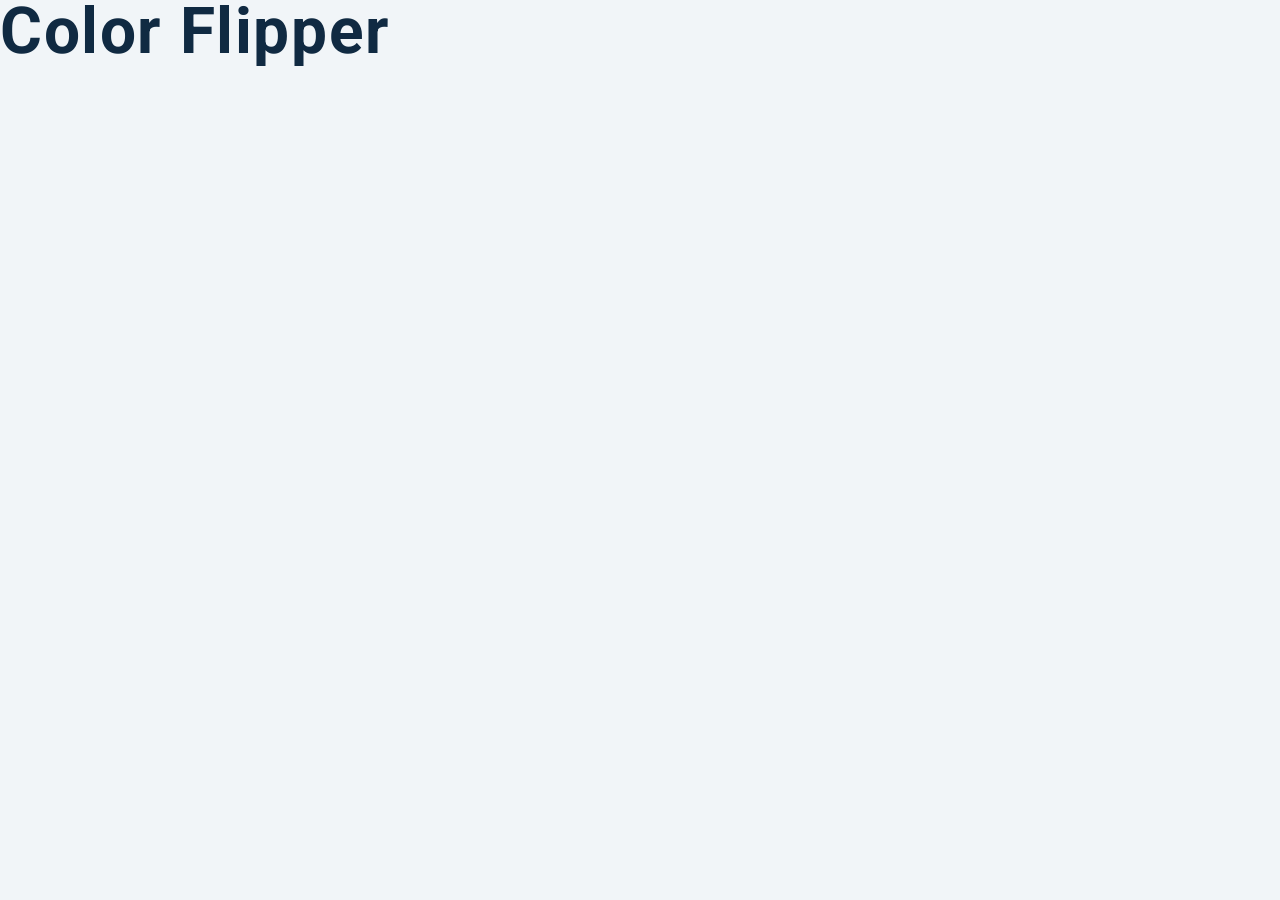
<file: objetoOrientado/class/Aluno/colorFliper/index.html>
<!DOCTYPE html>
<html lang="en">
  <head>
    <meta charset="UTF-8" />
    <meta name="viewport" content="width=device-width, initial-scale=1.0" />
    <title>Color Flipper || Simples</title>

    <!-- styles -->
    <link rel="stylesheet" href="styles.css" />
  </head>
  <body>
    <h1>color flipper</h1>
    <!-- javascript -->
    <script src="app.js"></script>
  </body>
</html>
</file>
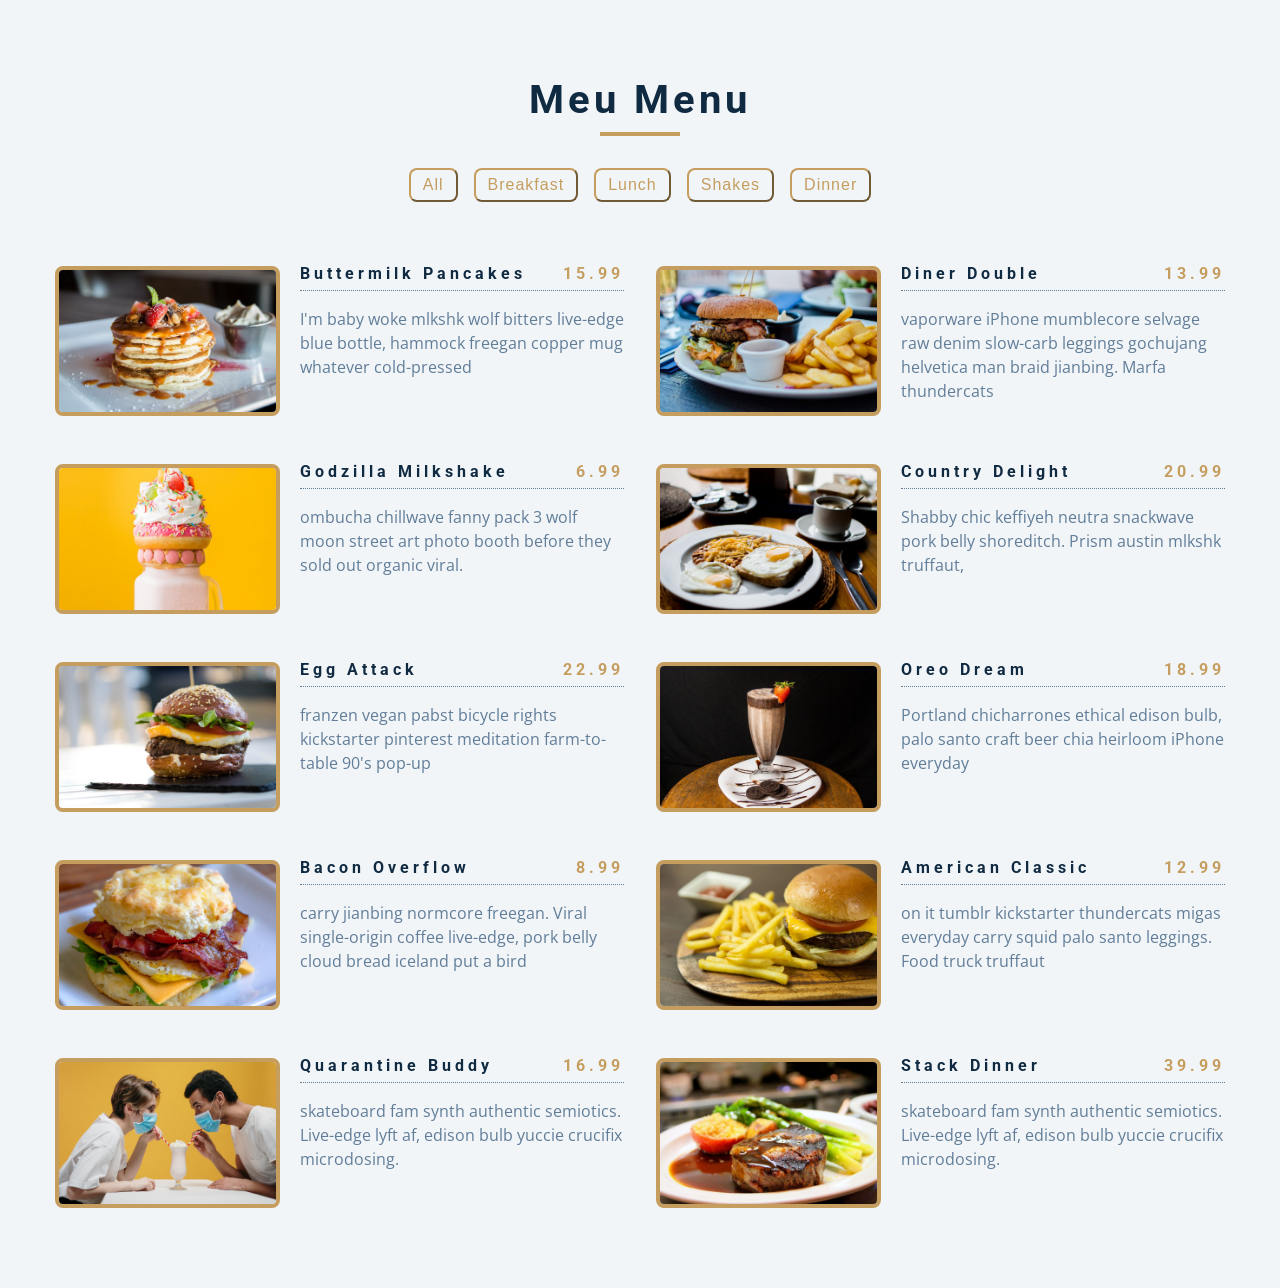
<file: objetoOrientado/class/Aluno/menu/index.html>
<!DOCTYPE html>
<html lang="en">
  <head>
    <meta charset="UTF-8" />
    <meta name="viewport" content="width=device-width, initial-scale=1.0" />
    <title>Starter</title>
    <!-- font-awesome -->
    <link
      rel="stylesheet"
      href="https://cdnjs.cloudflare.com/ajax/libs/font-awesome/5.14.0/css/all.min.css"
    />
    <!-- styles -->
    <link rel="stylesheet" href="styles.css" />
  </head>
  <body>
 <section class="menu">
  <div class="title">
    <h2>Meu menu</h2>
    <div class="underline"></div>
  </div>
  <!-- filtro dos botões  -->
<div class="btn-container">
  <!-- vai ser feito pelo js -->
  <!-- <button class="filter-btn" type="button" data-id="all">All</button>
  <button class="filter-btn" type="button" data-id="breakfast">Breakfast</button>
  <button class="filter-btn" type="button" data-id="lunch">Lunch</button>
  <button class="filter-btn" type="button" data-id="shakes">Shakes</button>
  <button class="filter-btn" type="button" data-id="dinner">dinner</button> -->
  <!-- foi adicionado o dinner opara o jantar com carne -->

</div>

  <!-- seção center -->
  
  <div class="section-center">
    <!-- unico item do menu -->
    <article class="menu-item">
      <img src="./menu-item.jpeg" class="photo" alt="menu item">


    <div class="item-info">
      <header>
        <h4>Buttermilk pancakes</h4>
        <h4 class="price">R$15</h4>
      </header>

      <p class="item-text">
        Lorem ipsum fez a melhor panqueca com açúcar da sua vida :)
      </p>
    </div>
  </article>
  <!-- fim do item menu -->
  </div>
 </section>
    <!-- javascript -->
    <script src="app.js"></script>
  </body>
</html>
</file>
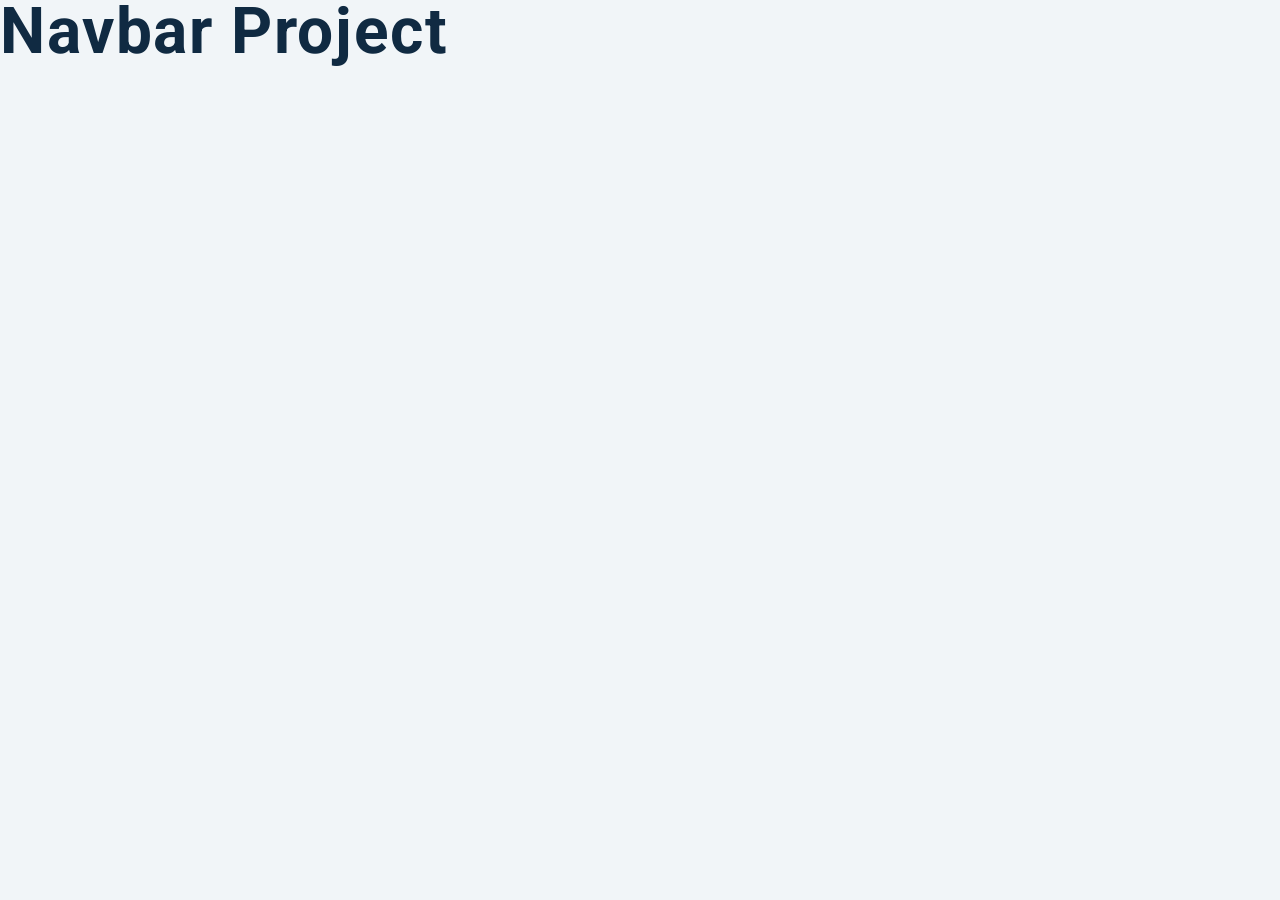
<file: objetoOrientado/class/Aluno/navbar/index.html>
<!DOCTYPE html>
<html lang="en">
  <head>
    <meta charset="UTF-8" />
    <meta name="viewport" content="width=device-width, initial-scale=1.0" />
    <title>Navbar</title>
    <!-- font-awesome -->
    <link
      rel="stylesheet"
      href="https://cdnjs.cloudflare.com/ajax/libs/font-awesome/5.14.0/css/all.min.css"
    />

    <!-- styles -->
    <link rel="stylesheet" href="styles.css" />
  </head>
  <body>
    <h1>navbar project</h1>
    <!-- javascript -->
    <script src="app.js"></script>
  </body>
</html>
</file>
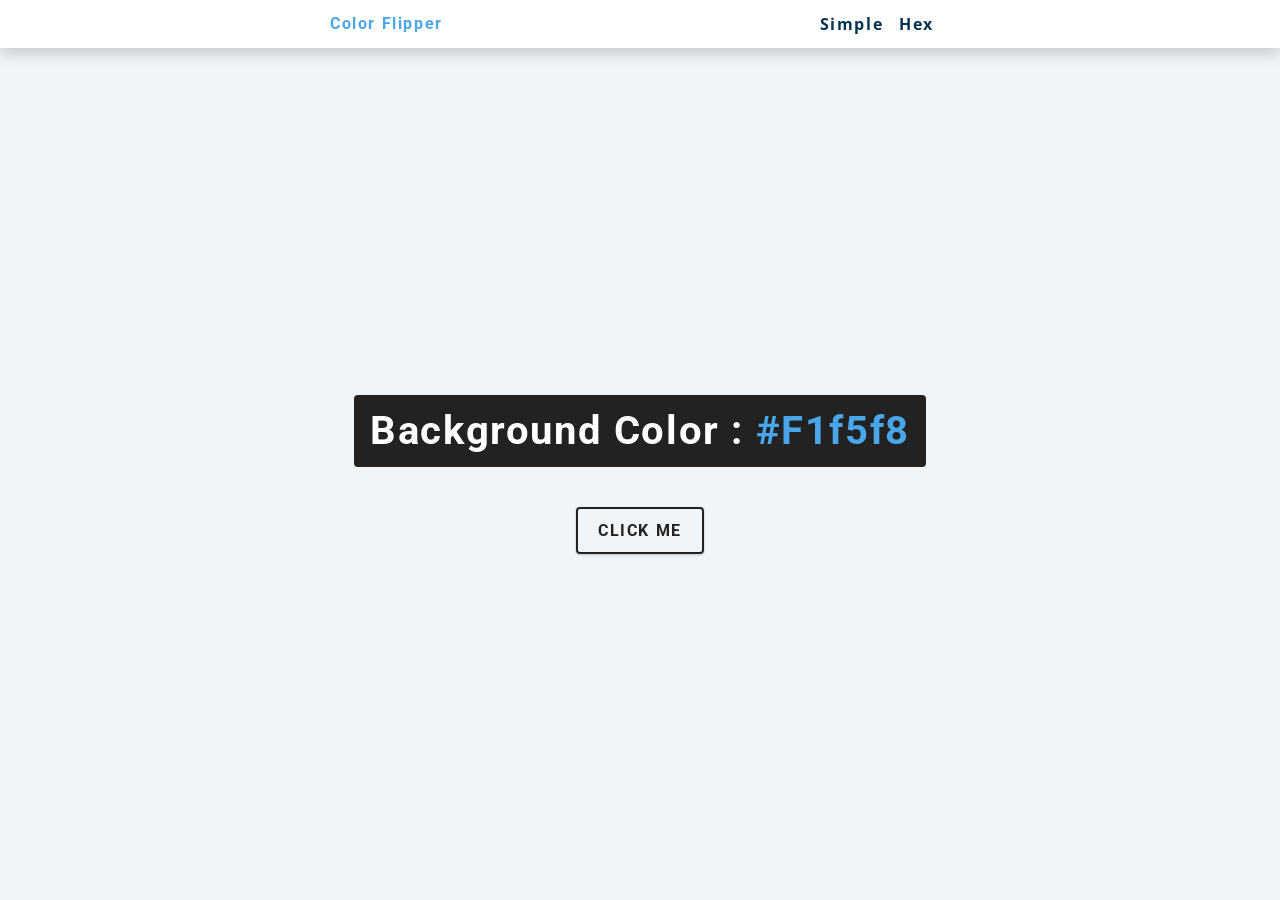
<file: objetoOrientado/class/Aluno/colorFliper/hex.html>
<!DOCTYPE html>
<html lang="en">
  <head>
    <meta charset="UTF-8" />
    <meta name="viewport" content="width=device-width, initial-scale=1.0" />
    <title>
      Color Flipper || Simple
    </title>

    <!-- styles -->
    <link rel="stylesheet" href="styles.css" />
  </head>

  <body>
    <nav>
      <div class="nav-center">
        <h4>color flipper</h4>
        <ul class="nav-links">
          <li><a href="index.html">simple</a></li>
          <li><a href="hex.html">hex</a></li>
        </ul>
      </div>
    </nav>
    <main>
      <div class="container">
        <h2>background color : <span class="color">#f1f5f8</span></h2>
        <button class="btn btn-hero" id="btn">click me</button>
      </div>
    </main>
    <!-- javascript -->
    <script src="hex.js"></script>
  </body>
</html>
</file>
<file: objetoOrientado/class/Aluno/colorFliper/styles.css>
/*
=============== 
Fonts
===============
*/
@import url("https://fonts.googleapis.com/css?family=Open+Sans|Roboto:400,700&display=swap");

/*
=============== 
Variables
===============
*/

:root {
  /* dark shades of primary color*/
  --clr-primary-1: hsl(205, 86%, 17%);
  --clr-primary-2: hsl(205, 77%, 27%);
  --clr-primary-3: hsl(205, 72%, 37%);
  --clr-primary-4: hsl(205, 63%, 48%);
  /* primary/main color */
  --clr-primary-5: hsl(205, 78%, 60%);
  /* lighter shades of primary color */
  --clr-primary-6: hsl(205, 89%, 70%);
  --clr-primary-7: hsl(205, 90%, 76%);
  --clr-primary-8: hsl(205, 86%, 81%);
  --clr-primary-9: hsl(205, 90%, 88%);
  --clr-primary-10: hsl(205, 100%, 96%);
  /* darkest grey - used for headings */
  --clr-grey-1: hsl(209, 61%, 16%);
  --clr-grey-2: hsl(211, 39%, 23%);
  --clr-grey-3: hsl(209, 34%, 30%);
  --clr-grey-4: hsl(209, 28%, 39%);
  /* grey used for paragraphs */
  --clr-grey-5: hsl(210, 22%, 49%);
  --clr-grey-6: hsl(209, 23%, 60%);
  --clr-grey-7: hsl(211, 27%, 70%);
  --clr-grey-8: hsl(210, 31%, 80%);
  --clr-grey-9: hsl(212, 33%, 89%);
  --clr-grey-10: hsl(210, 36%, 96%);
  --clr-white: #fff;
  --clr-red-dark: hsl(360, 67%, 44%);
  --clr-red-light: hsl(360, 71%, 66%);
  --clr-green-dark: hsl(125, 67%, 44%);
  --clr-green-light: hsl(125, 71%, 66%);
  --clr-black: #222;
  --ff-primary: "Roboto", sans-serif;
  --ff-secondary: "Open Sans", sans-serif;
  --transition: all 0.3s linear;
  --spacing: 0.1rem;
  --radius: 0.25rem;
  --light-shadow: 0 5px 15px rgba(0, 0, 0, 0.1);
  --dark-shadow: 0 5px 15px rgba(0, 0, 0, 0.2);
  --max-width: 1170px;
  --fixed-width: 620px;
}
/*
=============== 
Global Styles
===============
*/

*,
::after,
::before {
  margin: 0;
  padding: 0;
  box-sizing: border-box;
}
body {
  font-family: var(--ff-secondary);
  background: var(--clr-grey-10);
  color: var(--clr-grey-1);
  line-height: 1.5;
  font-size: 0.875rem;
}
ul {
  list-style-type: none;
}
a {
  text-decoration: none;
}
h1,
h2,
h3,
h4 {
  letter-spacing: var(--spacing);
  text-transform: capitalize;
  line-height: 1.25;
  margin-bottom: 0.75rem;
  font-family: var(--ff-primary);
}
h1 {
  font-size: 3rem;
}
h2 {
  font-size: 2rem;
}
h3 {
  font-size: 1.25rem;
}
h4 {
  font-size: 0.875rem;
}
p {
  margin-bottom: 1.25rem;
  color: var(--clr-grey-5);
}
@media screen and (min-width: 800px) {
  h1 {
    font-size: 4rem;
  }
  h2 {
    font-size: 2.5rem;
  }
  h3 {
    font-size: 1.75rem;
  }
  h4 {
    font-size: 1rem;
  }
  body {
    font-size: 1rem;
  }
  h1,
  h2,
  h3,
  h4 {
    line-height: 1;
  }
}
/*  global classes */

/* section */
.section {
  padding: 5rem 0;
}

.section-center {
  width: 90vw;
  margin: 0 auto;
  max-width: 1170px;
}
@media screen and (min-width: 992px) {
  .section-center {
    width: 95vw;
  }
}
main {
  min-height: 100vh;
  display: grid;
  place-items: center;
}

/*
=============== 
Nav
===============
*/
nav {
  background: var(--clr-white);
  height: 3rem;
  display: grid;
  align-items: center;
  box-shadow: var(--dark-shadow);
}
.nav-center {
  width: 90vw;
  max-width: var(--fixed-width);
  margin: 0 auto;
  display: flex;
  align-items: center;
  justify-content: space-between;
}
.nav-center h4 {
  margin-bottom: 0;
  color: var(--clr-primary-5);
}
.nav-links {
  display: flex;
}
nav a {
  text-transform: capitalize;
  font-weight: 700;
  font-size: 1rem;
  color: var(--clr-primary-1);
  letter-spacing: var(--spacing);
  margin-right: 1rem;
}
nav a:hover {
  color: var(--clr-primary-5);
}
/*
=============== 
Container
===============
*/
main {
  min-height: calc(100vh - 3rem);
  display: grid;
  place-items: center;
}
.container {
  text-align: center;
}
.container h2 {
  background: var(--clr-black);
  color: var(--clr-white);
  padding: 1rem;
  border-radius: var(--radius);
  margin-bottom: 2.5rem;
}
.color {
  color: var(--clr-primary-5);
}
.btn-hero {
  font-family: var(--ff-primary);
  text-transform: uppercase;
  background: transparent;
  color: var(--clr-black);
  letter-spacing: var(--spacing);
  display: inline-block;
  font-weight: 700;
  transition: var(--transition);
  border: 2px solid var(--clr-black);
  cursor: pointer;
  box-shadow: 0 1px 3px rgba(0, 0, 0, 0.2);
  border-radius: var(--radius);
  font-size: 1rem;
  padding: 0.75rem 1.25rem;
}
.btn-hero:hover {
  color: var(--clr-white);
  background: var(--clr-black);
}
</file>
<file: objetoOrientado/class/Aluno/menu/styles.css>
/*
=============== 
Fonts
===============
*/
@import url("https://fonts.googleapis.com/css?family=Open+Sans|Roboto:400,700&display=swap");

/*
=============== 
Variables
===============
*/

:root {
  /* dark shades of primary color*/
  --clr-primary-1: hsl(205, 86%, 17%);
  --clr-primary-2: hsl(205, 77%, 27%);
  --clr-primary-3: hsl(205, 72%, 37%);
  --clr-primary-4: hsl(205, 63%, 48%);
  /* primary/main color */
  --clr-primary-5: #49a6e9;
  /* lighter shades of primary color */
  --clr-primary-6: hsl(205, 89%, 70%);
  --clr-primary-7: hsl(205, 90%, 76%);
  --clr-primary-8: hsl(205, 86%, 81%);
  --clr-primary-9: hsl(205, 90%, 88%);
  --clr-primary-10: hsl(205, 100%, 96%);
  /* darkest grey - used for headings */
  --clr-grey-1: hsl(209, 61%, 16%);
  --clr-grey-2: hsl(211, 39%, 23%);
  --clr-grey-3: hsl(209, 34%, 30%);
  --clr-grey-4: hsl(209, 28%, 39%);
  /* grey used for paragraphs */
  --clr-grey-5: hsl(210, 22%, 49%);
  --clr-grey-6: hsl(209, 23%, 60%);
  --clr-grey-7: hsl(211, 27%, 70%);
  --clr-grey-8: hsl(210, 31%, 80%);
  --clr-grey-9: hsl(212, 33%, 89%);
  --clr-grey-10: hsl(210, 36%, 96%);
  --clr-white: #fff;
  --clr-red-dark: hsl(360, 67%, 44%);
  --clr-red-light: hsl(360, 71%, 66%);
  --clr-green-dark: hsl(125, 67%, 44%);
  --clr-green-light: hsl(125, 71%, 66%);
  --clr-gold: #c59d5f;
  --clr-black: #222;
  --ff-primary: "Roboto", sans-serif;
  --ff-secondary: "Open Sans", sans-serif;
  --transition: all 0.3s linear;
  --spacing: 0.25rem;
  --radius: 0.5rem;
  --light-shadow: 0 5px 15px rgba(0, 0, 0, 0.1);
  --dark-shadow: 0 5px 15px rgba(0, 0, 0, 0.2);
  --max-width: 1170px;
  --fixed-width: 620px;
}
/*
=============== 
Global Styles
===============
*/

*,
::after,
::before {
  margin: 0;
  padding: 0;
  box-sizing: border-box;
}
body {
  font-family: var(--ff-secondary);
  background: var(--clr-grey-10);
  color: var(--clr-grey-1);
  line-height: 1.5;
  font-size: 0.875rem;
}
ul {
  list-style-type: none;
}
a {
  text-decoration: none;
}
img:not(.logo) {
  width: 100%;
}
img {
  display: block;
}

h1,
h2,
h3,
h4 {
  letter-spacing: var(--spacing);
  text-transform: capitalize;
  line-height: 1.25;
  margin-bottom: 0.75rem;
  font-family: var(--ff-primary);
}
h1 {
  font-size: 3rem;
}
h2 {
  font-size: 2rem;
}
h3 {
  font-size: 1.25rem;
}
h4 {
  font-size: 0.875rem;
}
p {
  margin-bottom: 1.25rem;
  color: var(--clr-grey-5);
}
@media screen and (min-width: 800px) {
  h1 {
    font-size: 4rem;
  }
  h2 {
    font-size: 2.5rem;
  }
  h3 {
    font-size: 1.75rem;
  }
  h4 {
    font-size: 1rem;
  }
  body {
    font-size: 1rem;
  }
  h1,
  h2,
  h3,
  h4 {
    line-height: 1;
  }
}
/*  global classes */

.btn {
  text-transform: uppercase;
  background: transparent;
  color: var(--clr-black);
  padding: 0.375rem 0.75rem;
  letter-spacing: var(--spacing);
  display: inline-block;
  transition: var(--transition);
  font-size: 0.875rem;
  border: 2px solid var(--clr-black);
  cursor: pointer;
  box-shadow: 0 1px 3px rgba(0, 0, 0, 0.2);
  border-radius: var(--radius);
}
.btn:hover {
  color: var(--clr-white);
  background: var(--clr-black);
}
/* section */
.section {
  padding: 5rem 0;
}

main {
  min-height: 100vh;
  display: grid;
  place-items: center;
}
/*
=============== 
Menu
===============
*/

.menu {
  padding: 5rem 0;
}
.title {
  text-align: center;
  margin-bottom: 2rem;
}
.underline {
  width: 5rem;
  height: 0.25rem;
  background: var(--clr-gold);
  margin-left: auto;
  margin-right: auto;
}
.btn-container {
  margin-bottom: 4rem;
  display: flex;
  justify-content: center;
}
.filter-btn {
  background: transparent;
  border-color: var(--clr-gold);
  font-size: 1rem;
  text-transform: capitalize;
  margin: 0 0.5rem;
  letter-spacing: 1px;
  border-radius: var(--radius);
  padding: 0.375rem 0.75rem;
  color: var(--clr-gold);
  cursor: pointer;
  transition: var(--transition);
}
.filter-btn:hover {
  background: var(--clr-gold);
  color: var(--clr-white);
}
.section-center {
  width: 90vw;
  margin: 0 auto;
  max-width: 1170px;
  display: grid;
  gap: 3rem 2rem;
  justify-items: center;
}
.menu-item {
  display: grid;
  gap: 1rem 2rem;
  max-width: 25rem;
}
.photo {
  object-fit: cover;
  height: 200px;
  border: 0.25rem solid var(--clr-gold);
  border-radius: var(--radius);
}
.item-info header {
  display: flex;
  justify-content: space-between;
  border-bottom: 0.5px dotted var(--clr-grey-5);
}
.item-info h4 {
  margin-bottom: 0.5rem;
}
.price {
  color: var(--clr-gold);
}
.item-text {
  margin-bottom: 0;
  padding-top: 1rem;
}

@media screen and (min-width: 768px) {
  .menu-item {
    grid-template-columns: 225px 1fr;
    gap: 0 1.25rem;
    max-width: 40rem;
  }
  .photo {
    height: 175px;
  }
}
@media screen and (min-width: 1200px) {
  .section-center {
    width: 95vw;
    grid-template-columns: 1fr 1fr;
  }
  .photo {
    height: 150px;
  }
}
</file>
<file: objetoOrientado/class/Aluno/navbar/styles.css>
/*
=============== 
Fonts
===============
*/
@import url('https://fonts.googleapis.com/css?family=Open+Sans|Roboto:400,700&display=swap');

/*
=============== 
Variables
===============
*/

:root {
  /* dark shades of primary color*/
  --clr-primary-1: hsl(205, 86%, 17%);
  --clr-primary-2: hsl(205, 77%, 27%);
  --clr-primary-3: hsl(205, 72%, 37%);
  --clr-primary-4: hsl(205, 63%, 48%);
  /* primary/main color */
  --clr-primary-5: hsl(205, 78%, 60%);
  /* lighter shades of primary color */
  --clr-primary-6: hsl(205, 89%, 70%);
  --clr-primary-7: hsl(205, 90%, 76%);
  --clr-primary-8: hsl(205, 86%, 81%);
  --clr-primary-9: hsl(205, 90%, 88%);
  --clr-primary-10: hsl(205, 100%, 96%);
  /* darkest grey - used for headings */
  --clr-grey-1: hsl(209, 61%, 16%);
  --clr-grey-2: hsl(211, 39%, 23%);
  --clr-grey-3: hsl(209, 34%, 30%);
  --clr-grey-4: hsl(209, 28%, 39%);
  /* grey used for paragraphs */
  --clr-grey-5: hsl(210, 22%, 49%);
  --clr-grey-6: hsl(209, 23%, 60%);
  --clr-grey-7: hsl(211, 27%, 70%);
  --clr-grey-8: hsl(210, 31%, 80%);
  --clr-grey-9: hsl(212, 33%, 89%);
  --clr-grey-10: hsl(210, 36%, 96%);
  --clr-white: #fff;
  --clr-red-dark: hsl(360, 67%, 44%);
  --clr-red-light: hsl(360, 71%, 66%);
  --clr-green-dark: hsl(125, 67%, 44%);
  --clr-green-light: hsl(125, 71%, 66%);
  --clr-black: #222;
  --ff-primary: 'Roboto', sans-serif;
  --ff-secondary: 'Open Sans', sans-serif;
  --transition: all 0.3s linear;
  --spacing: 0.1rem;
  --radius: 0.25rem;
  --light-shadow: 0 5px 15px rgba(0, 0, 0, 0.1);
  --dark-shadow: 0 5px 15px rgba(0, 0, 0, 0.2);
  --max-width: 1170px;
  --fixed-width: 620px;
}
/*
=============== 
Global Styles
===============
*/

*,
::after,
::before {
  margin: 0;
  padding: 0;
  box-sizing: border-box;
}
body {
  font-family: var(--ff-secondary);
  background: var(--clr-grey-10);
  color: var(--clr-grey-1);
  line-height: 1.5;
  font-size: 0.875rem;
}
ul {
  list-style-type: none;
}
a {
  text-decoration: none;
}
h1,
h2,
h3,
h4 {
  letter-spacing: var(--spacing);
  text-transform: capitalize;
  line-height: 1.25;
  margin-bottom: 0.75rem;
  font-family: var(--ff-primary);
}
h1 {
  font-size: 3rem;
}
h2 {
  font-size: 2rem;
}
h3 {
  font-size: 1.25rem;
}
h4 {
  font-size: 0.875rem;
}
p {
  margin-bottom: 1.25rem;
  color: var(--clr-grey-5);
}
@media screen and (min-width: 800px) {
  h1 {
    font-size: 4rem;
  }
  h2 {
    font-size: 2.5rem;
  }
  h3 {
    font-size: 1.75rem;
  }
  h4 {
    font-size: 1rem;
  }
  body {
    font-size: 1rem;
  }
  h1,
  h2,
  h3,
  h4 {
    line-height: 1;
  }
}
/*  global classes */

/* section */
.section {
  padding: 5rem 0;
}

.section-center {
  width: 90vw;
  margin: 0 auto;
  max-width: 1170px;
}
@media screen and (min-width: 992px) {
  .section-center {
    width: 95vw;
  }
}
main {
  min-height: 100vh;
  display: grid;
  place-items: center;
}

/*
=============== 
Navbar
===============
*/
nav {
  background: var(--clr-white);
  box-shadow: var(--light-shadow);
}
.nav-header {
  display: flex;
  align-items: center;
  justify-content: space-between;
  padding: 1rem;
}
.nav-toggle {
  font-size: 1.5rem;
  color: var(--clr-primary-5);
  background: transparent;
  border-color: transparent;
  transition: var(--transition);
  cursor: pointer;
}
.nav-toggle:hover {
  color: var(--clr-primary-1);
  transform: rotate(90deg);
}
.logo {
  height: 40px;
}
.links a {
  color: var(--clr-grey-3);
  font-size: 1rem;
  text-transform: capitalize;
  letter-spacing: var(--spacing);
  display: block;
  padding: 0.5rem 1rem;
  transition: var(--transition);
}
.links a:hover {
  background: var(--clr-primary-8);
  color: var(--clr-primary-5);
  padding-left: 1.5rem;
}
.social-icons {
  display: none;
}
.links {
  /* height: 0;
  overflow: hidden;
  transition: var(--transition); */
}
.show-links {
  height: 10rem;
}
@media screen and (min-width: 800px) {
  .nav-center {
    max-width: 1170px;
    margin: 0 auto;
    display: flex;
    align-items: center;
    justify-content: space-between;
    padding: 1rem;
  }
  .nav-header {
    padding: 0;
  }
  .nav-toggle {
    display: none;
  }
  .links {
    height: auto;
    display: flex;
  }
  .links a {
    padding: 0;
    margin: 0 0.5rem;
  }
  .links a:hover {
    padding: 0;
    background: transparent;
  }
  .social-icons {
    display: flex;
  }
  .social-icons a {
    margin: 0 0.5rem;
    color: var(--clr-primary-5);
    transition: var(--transition);
  }
  .social-icons a:hover {
    color: var(--clr-primary-7);
  }
}
</file>
